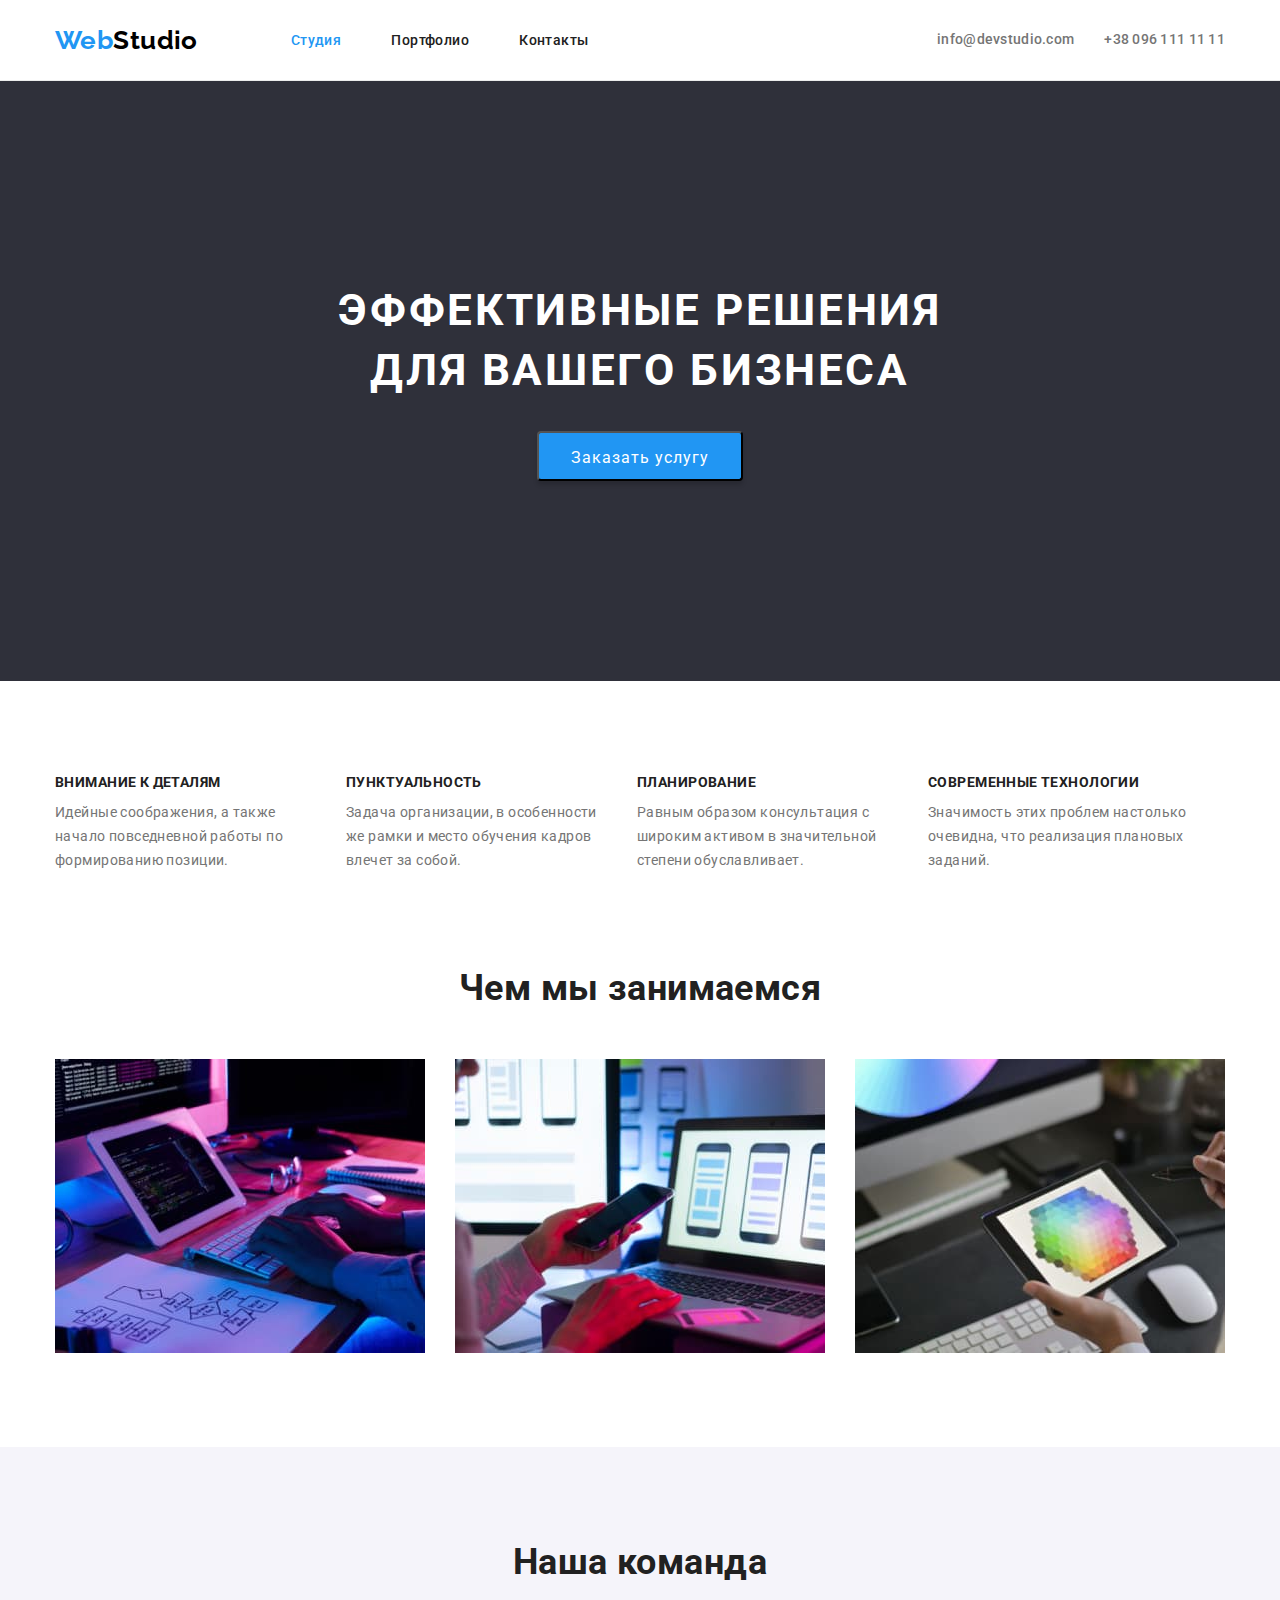
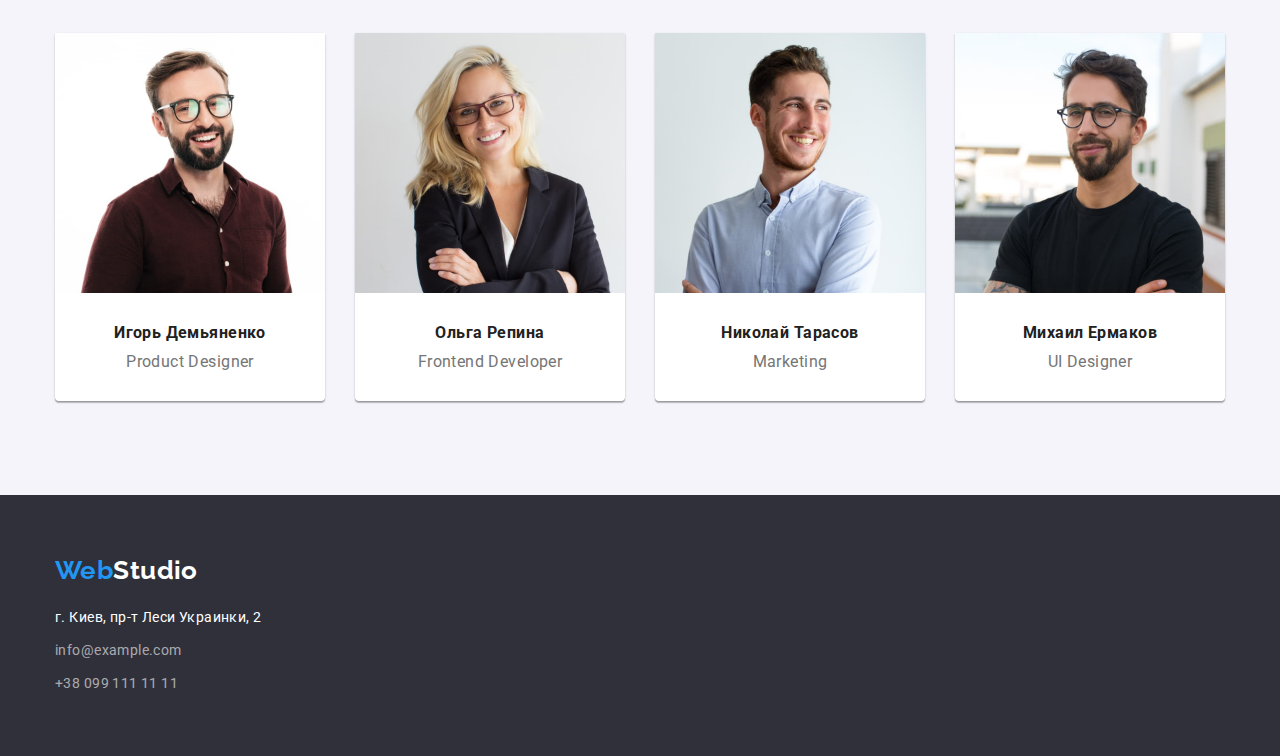
<file: index.html>
<!DOCTYPE html>
<html lang="ru">
<head>
    <meta charset="UTF-8">
    <meta http-equiv="X-UA-Compatible" content="IE=edge">
    <meta name="viewport" content="width=device-width, initial-scale=1.0">
    <title>WebStudio</title>
    <link rel="preconnect" href="https://fonts.googleapis.com">
    <link rel="preconnect" href="https://fonts.gstatic.com" crossorigin>
    <link href="https://fonts.googleapis.com/css2?family=Raleway:wght@700&family=Roboto:wght@400;500;700;900&display=swap" rel="stylesheet">
    <link rel="stylesheet" href="https://cdnjs.cloudflare.com/ajax/libs/modern-normalize/1.1.0/modern-normalize.min.css">
    <link rel="stylesheet" href="./css/styles.css">
</head>
<body>
    <!--Шапка сайта-->
    <header class="section-header" >
        <div class="container main-nav">
    <nav class="main-nav">
        <a class="logo-link" href="./index.html">Web<span class="logo-studio">Studio</span></a>

        <ul class="list site-nav">
            <li class="list-item"><a href="#" class ="link current">Студия</a></li>
            <li class="list-item"><a href="./portfolio.html" class="link">Портфолио</a></li>
            <li class="list-item"><a href="#" class="link">Контакты</a></li>
        </ul>
    </nav>

        <ul class="contacts-list">
            <li class="list"><a href="mailto:info@devstudio.com" class="link mail">info@devstudio.com</a></li>
            <li class="list"><a href="tel:+380961111111" class="link tel">+38 096 111 11 11</a></li>
        </ul>
        </div>
    </header>


    <main>
       <!--Герой-->
        <section class="hero">
            <h1 class="hero-title">Эффективные решения <br> для вашего бизнеса</h1>
            <button type="button" class="button"><span class="button-primary">Заказать услугу</span></button>
        </section>
       
        <!--Преимущества-->
        
        <section class="section">
            <div class="container">
                <h2 class="hidden-title">Преимущества</h2>

                <ul class="quality-list">
                    <li class="list">
                         <h3 class="title-text">Внимание к деталям</h3>
                        <p class="text"> Идейные соображения, а также начало повседневной работы по формированию позиции.</p>
                    </li>
                    <li class="list">
                        <h3 class="title-text">Пунктуальность</h3> 
                        <p class="text">Задача организации, в особенности же рамки и место обучения кадров влечет за собой.</p>
                    </li>
                    <li class="list">
                        <h3 class="title-text">Планирование</h3>
                        <p class="text">Равным образом консультация с широким активом в значительной степени обуславливает.</p>
                    </li>
                    <li class="list">
                        <h3 class="title-text">Современные технологии</h3>
                        <p class="text"> Значимость этих проблем настолько очевидна, что реализация плановых заданий. </p>
                    </li>
                </ul>
           </div>
        </section>
       

        <!--Наши услуги-->
        <section class="section no-padding">
            <div class="container">
             <h2 class="section-title">Чем мы занимаемся</h2>
             <ul class="list-works">
                 <li class="list"><img src="./images/box1.jpg" alt="разработка сайта" width="370" height="294"/></li>
                 <li class="list"><img src="./images/box2.jpg" alt="разработка мобильных приложений" width="370" height="294"/></li>    
                 <li class="list"><img src="./images/box3.jpg" alt="разработка дизайна" width="370" height="294"/></li>    
             </ul>
            </div> 
        </section>

        <!--Наша команда-->
        <section class="section team">
            <div class="container">
                <h2 class="section-title">Наша команда</h2>
                <ul class="team-cards">
                    <li class="list team-item">
                        <img src="./images/img4.jpg" alt="фото Игоря Демьяненка" width="270" height="260"/>
                        <div class="content-card">
                            <h3 class="title-card">Игорь Демьяненко</h3>
                            <p class="subtitle">Product Designer</p>
                        </div>
                    </li>

                     <li class="list team-item">
                        <img src="./images/img5.jpg" alt="фото Ольги Репиной" width="270" height="260"/>
                        <div class="content-card">
                            <h3 class="title-card">Ольга Репина</h3>
                            <p class="subtitle">Frontend Developer</p>
                        </div>
                    </li>   

                     <li class="list team-item">
                         <img src="./images/img6.jpg" alt="фото Николая Тарасова" width="270" height="260"/>
                        <div class="content-card">
                            <h3 class="title-card">Николай Тарасов</h3>
                            <p class="subtitle">Marketing</p>
                        </div>
                    </li>

                    <li class="list team-item">
                        <img src="./images/img7.jpg" alt="фото Михаила Ермакова" width="270" height="260"/>
                        <div class="content-card">
                            <h3 class="title-card">Михаил Ермаков</h3>
                            <p class="subtitle">UI Designer</p>
                        </div>
                    </li>
                </ul>
            </div>
        </section>

    </main>

    <!--Футер-->
    <footer class="footer">
        <div class="container">
            <a class="footer-logo" href= "./index.html">Web<span class="logo-studio">Studio</span></a>
             <address class="address">
            <ul class="contacts">
                <li class="list-address"><span class="contact-letter">г. Киев, пр-т Леси Украинки, 2</span></li>
                <li class="list-address"><a href="#" class="link-mail">info@example.com</a></li>
                <li class="list-address"><a href="#" class="link-tel">+38 099 111 11 11</a></li>    
            </ul>
        </address>
       </div>
    </footer>
    
</body>
</html>
</file>
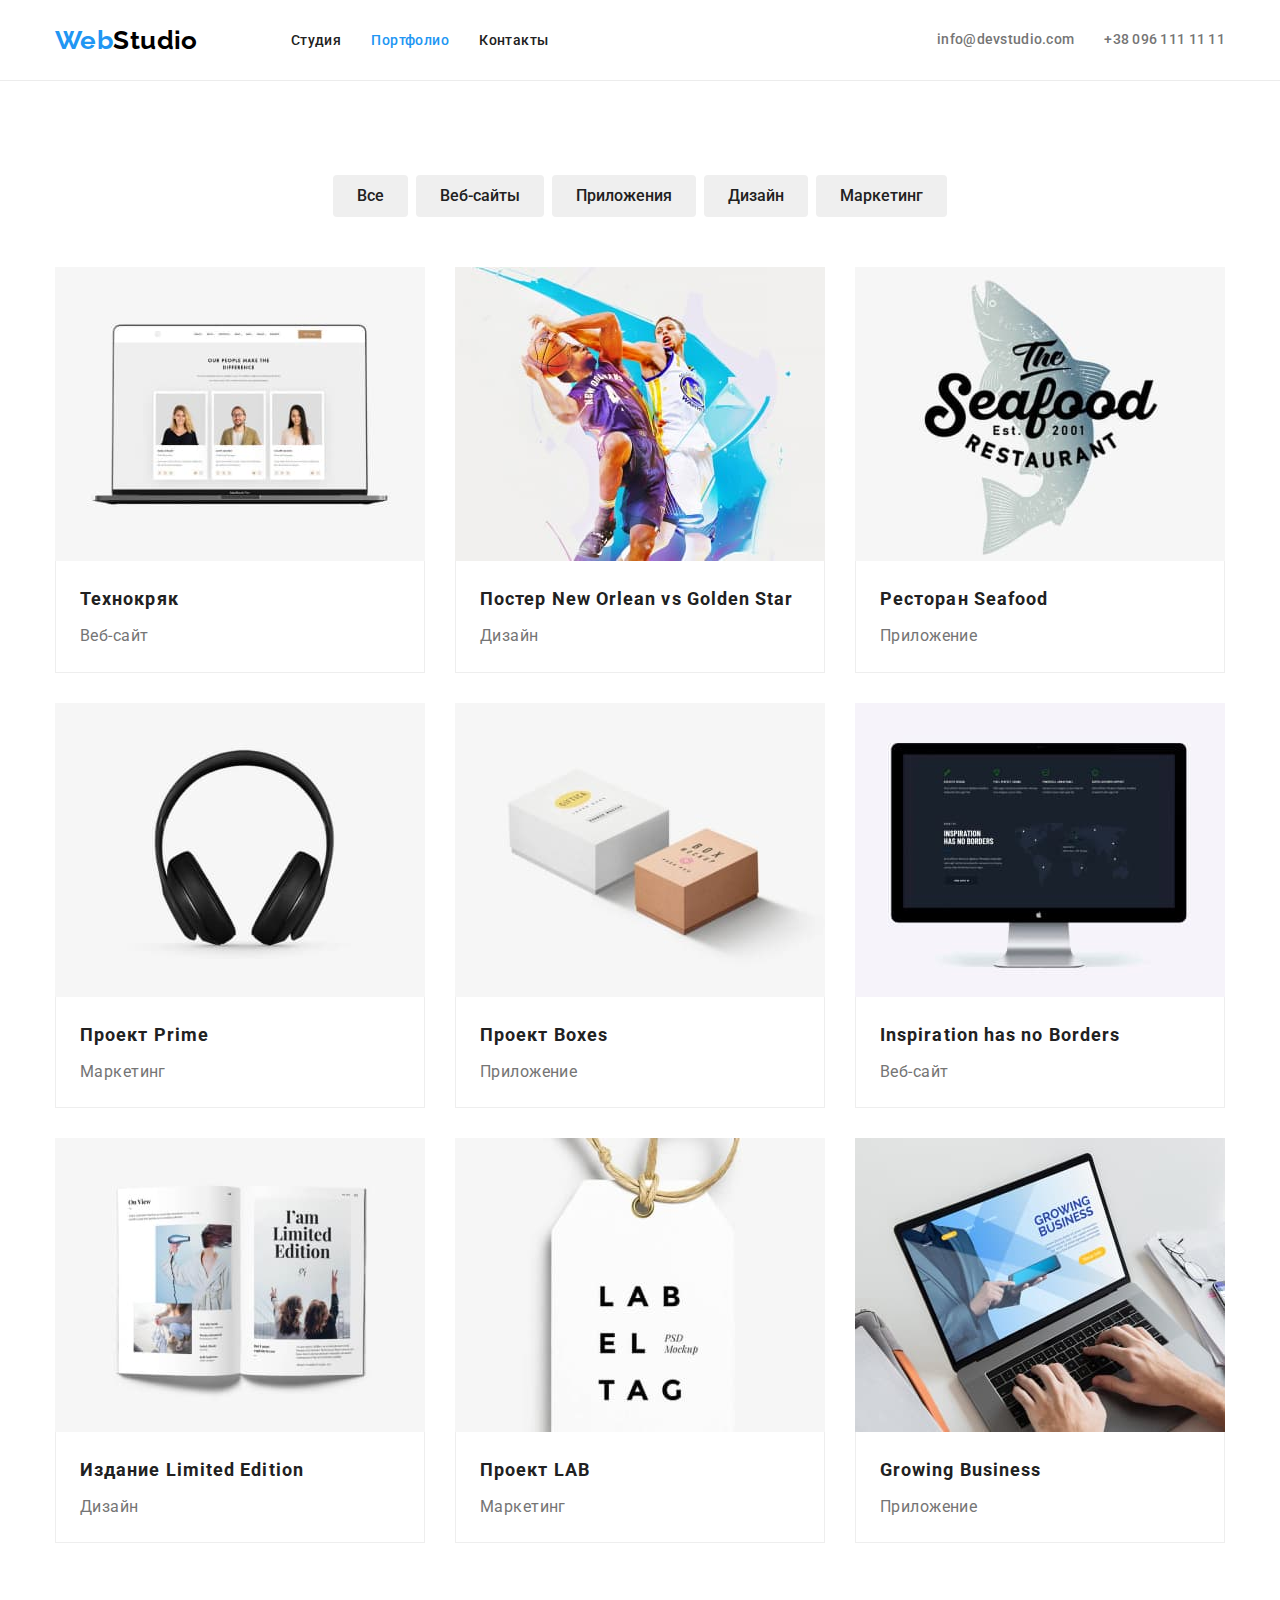
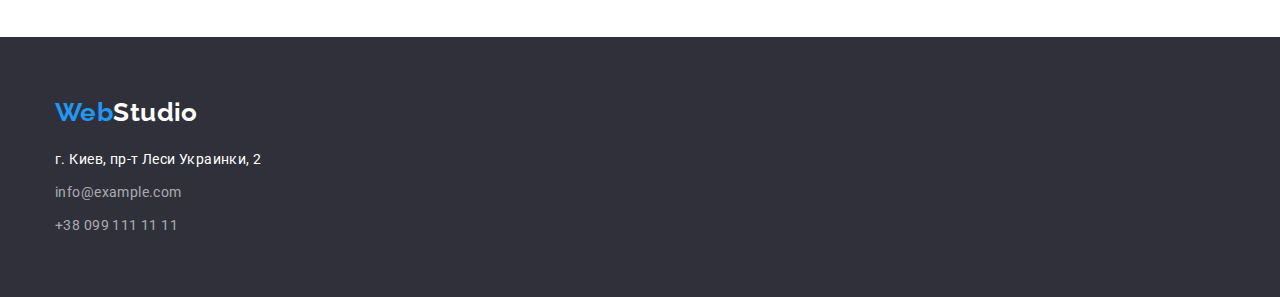
<file: portfolio.html>
<!DOCTYPE html>
<html lang="en">
<head>
    <meta charset="UTF-8">
    <meta http-equiv="X-UA-Compatible" content="IE=edge">
    <meta name="viewport" content="width=device-width, initial-scale=1.0">
    <title>Portfolio</title>
    <link rel="preconnect" href="https://fonts.googleapis.com">
    <link rel="preconnect" href="https://fonts.gstatic.com" crossorigin>
    <link href="https://fonts.googleapis.com/css2?family=Raleway:wght@700&family=Roboto:wght@400;500;700;900&display=swap" rel="stylesheet">
    <link rel="stylesheet" href="https://cdnjs.cloudflare.com/ajax/libs/modern-normalize/1.1.0/modern-normalize.min.css">
    <link rel="stylesheet" href="./css/styles.css">
</head>
<body class="page">
<!--Шапка сайта-->
<header class="section-header">
    <div class="container main-nav">
    <nav class="main-nav">
        <a class="logo-link" href="./index.html">Web<span class="logo-studio">Studio</span></a>

        <ul class="list site-nav">
            <li class="list"><a href="./index.html" class="link">Студия</a></li>
            <li class="list"><a href="./portfolio.html" class="link current">Портфолио</a></li>
            <li class="list"><a href="#" class="link">Контакты</a></li>
        </ul>
    </nav>

    <ul class="contacts-list">
        <li class="list"><a href="mailto:info@devstudio.com" class="link mail">info@devstudio.com</a></li>
        <li class="list"><a href="tel:+380961111111" class="link tel">+38 096 111 11 11</a></li>
    </ul>
 </div> 
</header>

<main>
    <!--Портфолио работ-->
    <section class="section">
        <div class="container">
        <h1 class="hidden-title">Портфолио работ</h1>
            <ul class="buttons">
                <li class="list-button"><button type="button" class="filter-button">Все</button></li>
                <li class="list-button"><button type="button" class="filter-button">Веб-сайты</button></li>
                <li class="list-button"><button type="button" class="filter-button">Приложения</button></li>
                <li class="list-button"><button type="button" class="filter-button">Дизайн</button></li>
                <li class="list-button"><button type="button" class="filter-button">Маркетинг</button></li>
            </ul>
        

        
        <ul class="portfolio">
            <li class="list card-list">
                <a href="#" class="portfolio-item"><img src="./images/img8.jpg" alt="веб-сайт" width="370"/>
                    <div class="card-content">
                        <h2 class="title-item">Технокряк</h2>
                        <p class="text-item">Веб-сайт</p>
                    </div>
                </a>
           </li>    
            
            <li class="list card-list">
                <a href="#" class="portfolio-item"><img src="./images/img9.jpg" alt="баскетбол" width="370"/>
                    <div class="card-content">
                        <h2 class="title-item">Постер New Orlean vs Golden Star</h2>
                        <p class="text-item">Дизайн</p>
                    </div>
                </a>
            </li>
            <li class="list card-list">
                <a href="#" class="portfolio-item"><img src="./images/img10.jpg" alt="логотип ресторана" width="370"/>
                    <div class="card-content">
                        <h2 class="title-item">Ресторан Seafood</h2>
                        <p class="text-item" >Приложение</p>
                    </div>
                </a>
            </li>
            <li class="list card-list">
                <a href="#" class="portfolio-item"><img src="./images/img11.jpg" alt="наушники" width="370"/>
                    <div class="card-content">
                        <h2 class="title-item">Проект Prime</h2>
                        <p class="text-item">Маркетинг</p>
                    </div>
                </a>    
            </li>
            <li class="list card-list">
                <a href="#" class="portfolio-item"><img src="./images/img12.jpg" alt="боксы" width="370"/>
                    <div class="card-content">
                        <h2 class="title-item">Проект Boxes</h2>
                        <p class="text-item" >Приложение</p>
                    </div>
                </a>
            </li>
            <li class="list card-list">
                <a href="#" class="portfolio-item"><img src="./images/img13.jpg" alt="компьютер" width="370"/>
                    <div class="card-content">
                        <h2 class="title-item" >Inspiration has no Borders</h2>
                        <p class="text-item">Веб-сайт</p>
                    </div>    
                </a>
            </li>
            <li class="list card-list">
                <a href="#" class="portfolio-item"><img src="./images/img14.jpg" alt="книга" width="370"/>
                    <div class="card-content">
                        <h2 class="title-item">Издание Limited Edition</h2>
                        <p class="text-item">Дизайн</p>
                    </div>    
                </a>
            </li>
            <li class="list card-list">
                <a href="#" class="portfolio-item"><img src="./images/img15.jpg" alt="этикетка" width="370"/>
                    <div class="card-content">
                        <h2 class="title-item">Проект LAB</h2>
                        <p class="text-item">Маркетинг</p>
                    </div>    
                </a>
            </li>
             <li class="list card-list">
                <a href="#" class="portfolio-item"><img src="./images/img16.jpg" alt="ноутбук" width="370"/>
                    <div class="card-content">
                        <h2 class="title-item">Growing Business</h2>
                        <p class="text-item">Приложение</p>
                    </div>
                </a>
            </li>
        </ul>
    </div>
    </section>

</main>

<!--Футер-->
<footer class="footer section">
    <div class="container">
        <a class="footer-logo" href="./index.html">Web<span class="logo-studio">Studio</span></a>
        <address class="address">
        <ul class="contacts">
            <li class="list-address"><span class="contact-letter">г. Киев, пр-т Леси Украинки, 2</span></li>
            <li class="list-address"><a href="#" class="link-mail">info@example.com</a></li>
            <li class="list-address"><a href="#" class="link-tel">+38 099 111 11 11</a></li>
        </ul>
        </address>
    </div>
</footer>

</body>

</html>
</file>
<file: css/styles.css>
:root {
  --primary-text-color: #757575;
  --title-text-color: #212121;
  --accent-color: #2196f3;
  --white-text-color: #ffffff;
  --black-text-color: #000000;
  --hero-footer-color: #2f303a;
  --second-button-color: #188ce8;
}
html {
  box-sizing: border-box;
}

*,
*::before,
*::after {
  box-sizing: inherit;
}

body {
  font-family: Roboto, sans-serif;
  color: var(--primary-text-color);
  background-color: #ffffff;
  font-size: 14px;
  letter-spacing: 0.03em;
}
/* цвет основного текста #212121 */
/* вторичный цвет текста #757575 */
/* акцент #2196F3 */

/*фон хедера и футера #2F303A*/
/*вторичный фон #F5F4FA*/

.logo-link {
  font-family: 'Raleway', sans-serif;
  color: var(--accent-color);
  text-decoration: none;
  font-size: 26px;
  line-height: 1.17;
  font-weight: 700;
  margin-right: 93px;
}
.logo-studio {
  color: var(--black-text-color);
}
.site-nav .link {
  font-weight: 500;
  color: var(--title-text-color);
  line-height: 1.17;
  text-decoration: none;
  padding-top: 32px;
  padding-bottom: 32px;
}
.site-nav .link:hover,
.site-nav .link:focus {
  color: var(--accent-color);
  cursor: pointer;
}
.site-nav .link.current {
  color: var(--accent-color);
}
.contacts-list .link {
  font-weight: 500;
  color: var(--primary-text-color);
  font-size: 14px;
  line-height: 1.14;
  letter-spacing: 0.02em;
  text-decoration: none;
}
.contacts-list .link:hover,
.contacts-list .link:focus {
  color: var(--accent-color);
}

.container {
  width: 1200px;
  padding-right: 15px;
  padding-left: 15px;
  margin-right: auto;
  margin-left: auto;
}

.site-nav,
.contacts-list {
  display: flex;
}
.main-nav {
  display: flex;
  align-items: center;
}
ul {
  margin: 0;
  padding: 0;
  list-style: none;
}
.contacts-list {
  margin-left: auto;
}
a {
  display: block;
}

.list-item:not(:last-child) {
  margin-right: 50px;
}

.section {
  padding-top: 94px;
  padding-bottom: 94px;
}
.section.no-padding {
  padding-top: 0;
}
.section-header {
  border-bottom: 1px solid rgba(236, 236, 236, 1);
}
/* Секция герой*/

.hero {
  background: var(--hero-footer-color);
  max-width: 1600px;
  text-align: center;
  margin-left: auto;
  margin-right: auto;
  padding: 200px 0;
}
.hero-title {
  color: var(--white-text-color);
  font-size: 44px;
  line-height: 1.36;
  letter-spacing: 0.06em;
  text-transform: uppercase;
  width: 696px;
  margin: auto;
}
.button {
  background: var(--accent-color);
  font: inherit;
  min-width: 200px;
  height: 50px;
  padding: 10px 32px;
  box-shadow: 0px 4px 4px rgba(0, 0, 0, 0.15);
  border-radius: 4px;
  margin-top: 30px;
}

.button-primary {
  color: var(--white-text-color);
  text-decoration: none;
  font-size: 16px;
  letter-spacing: 0.06em;
  line-height: 1.88;
}
.button-primary:hover,
.button-primary:focus {
  background: var(--second-button-color);
  color: var(--white-text-color);
}
/*Преимущества*/

.hidden-title {
  position: absolute;
  clip: rect(0 0 0 0);
  width: 1px;
  height: 1px;
  margin: -1px;
}
h1,
h2,
h3,
p {
  margin: 0;
}
.title-text {
  color: var(--title-text-color);
  font-size: 14px;
  line-height: 1.14;
  font-weight: 700;
  margin-bottom: 10px;
  text-transform: uppercase;
}
.text {
  font-size: 14px;
  line-height: 1.71;
  width: 261px;
}

.quality-list {
  display: flex;
}

.list + .list {
  margin-left: 30px;
}

/*Наши услуги*/

.section-title {
  color: var(--title-text-color);
  font-size: 36px;
  line-height: 1.17;
  text-align: center;
  font-weight: bold;
  margin: 0 0 50px 0;
}

.list-works {
  display: flex;
}

/*Наша команда*/

.team {
  background: #f5f4fa;
}

.subtitle {
  font-size: 16px;
  line-height: 1.19;
  text-align: center;
  margin-top: 0;
}
.title-card {
  color: var(--title-text-color);
  font-size: 16px;
  line-height: 1.19;
  margin-bottom: 10px;
  text-align: center;
}
.team-cards {
  display: flex;
}
.content-card {
  padding-top: 30px;
  padding-bottom: 30px;
}
.list.team-item {
  box-shadow: 0px 1px 3px rgba(0, 0, 0, 0.12), 0px 1px 1px rgba(0, 0, 0, 0.14),
    0px 2px 1px rgba(0, 0, 0, 0.2);
  border-radius: 0px 0px 4px 4px;
  background: #ffffff;
}
/*Футер*/

.footer-logo {
  font-family: 'Raleway', sans-serif;
  font-weight: 700;
  color: var(--accent-color);
  text-decoration: none;
  font-size: 26px;
  line-height: 1.19;
  margin-bottom: 20px;
}

.list-address:not(:last-child) {
  margin-bottom: 9px;
}
.footer .logo-studio {
  color: var(--white-text-color);
}
.footer {
  background: var(--hero-footer-color);
  padding: 60px 0;
}
.address {
  font-style: normal;
}
.contact-letter {
  color: var(--white-text-color);
  font-size: 14px;
  line-height: 1.71;
}
.link-mail,
.link-tel {
  color: rgba(255, 255, 255, 0.6);
  font-size: 14px;
  line-height: 1.71;
  text-decoration: none;
}

.link-mail:focus,
.link-mail:hover {
  color: var(--accent-color);
}
.link-tel:focus,
.link-tel:hover {
  color: var(--accent-color);
}
.portfolio-item {
  text-decoration: none;
  color: inherit;
}

/*Портфолио работ*/

.filter-button {
  color: var(--title-text-color);
  font-size: 16px;
  line-height: 1.63;
  text-align: center;
  padding: 6px 22px;
  border-color: transparent;
  border-radius: 4px;
  font-weight: 500;
}
.filter-button:hover,
.filter-button:focus {
  color: var(--white-text-color);
  background-color: var(--accent-color);
  cursor: pointer;
}

.title-item {
  color: var(--title-text-color);
  font-size: 18px;
  line-height: 2;
  letter-spacing: 0.06em;
  font-weight: 700;
}
.text-item {
  color: var(--primary-text-color);
  font-size: 16px;
  line-height: 1.88;
  margin-top: 4px;
  margin-bottom: 0;
}
.buttons {
  display: flex;
  justify-content: center;
  margin-bottom: 50px;
}

.list-button:not(:last-child) {
  margin-right: 8px;
}
.portfolio {
  display: flex;
  flex-wrap: wrap;
  margin-top: -30px;
  margin-left: -30px;
}
.portfolio > .card-list {
  margin-top: 30px;
  margin-left: 30px;
}

img {
  display: block;
  width: 100%;
  height: auto;
}
.card-content {
  padding: 20px 24px;
  border-right: 1px solid #eeeeee;
  border-bottom: 1px solid #eeeeee;
  border-left: 1px solid #eeeeee;
  margin: 0;
}
</file>
